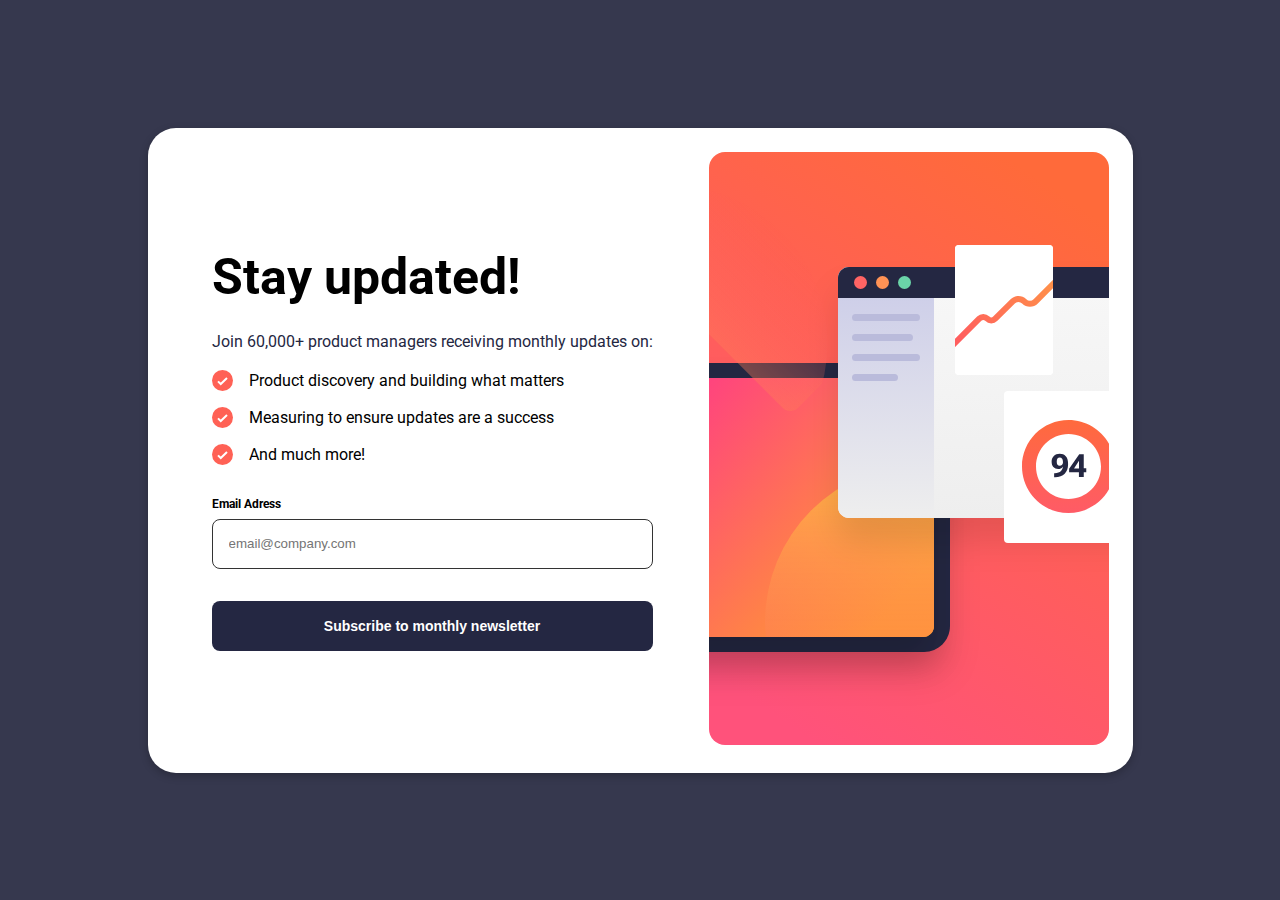
<file: index.html>
<!DOCTYPE html>
<html lang="en">

<head>
    <meta charset="UTF-8">
    <meta name="viewport" content="width=device-width, initial-scale=1.0">
    <title>Sign Up Form</title>
    <link rel="stylesheet" href="./styles/index-style.css">

</head>

<body>

    <div class="container">


        <section class="left-side">
            <div class="left-container">
                <h1 class="heading">Stay updated!</h1>
                <p>Join 60,000+ product managers receiving monthly updates on:</p>
                <ul>
                    <li><img src="./images/icon-list.svg"></i>Product discovery and building what matters</li>
                    <li><img src="./images/icon-list.svg"></i>Measuring to ensure updates are a success</li>
                    <li><img src="./images/icon-list.svg"></i>And much more!</li>
                </ul>

                <div class="form">
                    <form class="form-content" method="post">

                        <label for="email">Email Adress</label>
                        <span class="error" id="error">Valid e-mail required</span>
                        <input type="text" name="email" id="email" placeholder="email@company.com">
                    </form>

                    <button class="btn" onclick="getValidate()">Subscribe to monthly newsletter</button>
                </div>
            </div>
        </section class="right-side">

        <div class="image-container">
            <img id="image" src="./images/illustration-sign-up-desktop.svg" alt="">
        </div>
    </div>


    <script src="./script.js"></script>
</body>

</html>
</file>
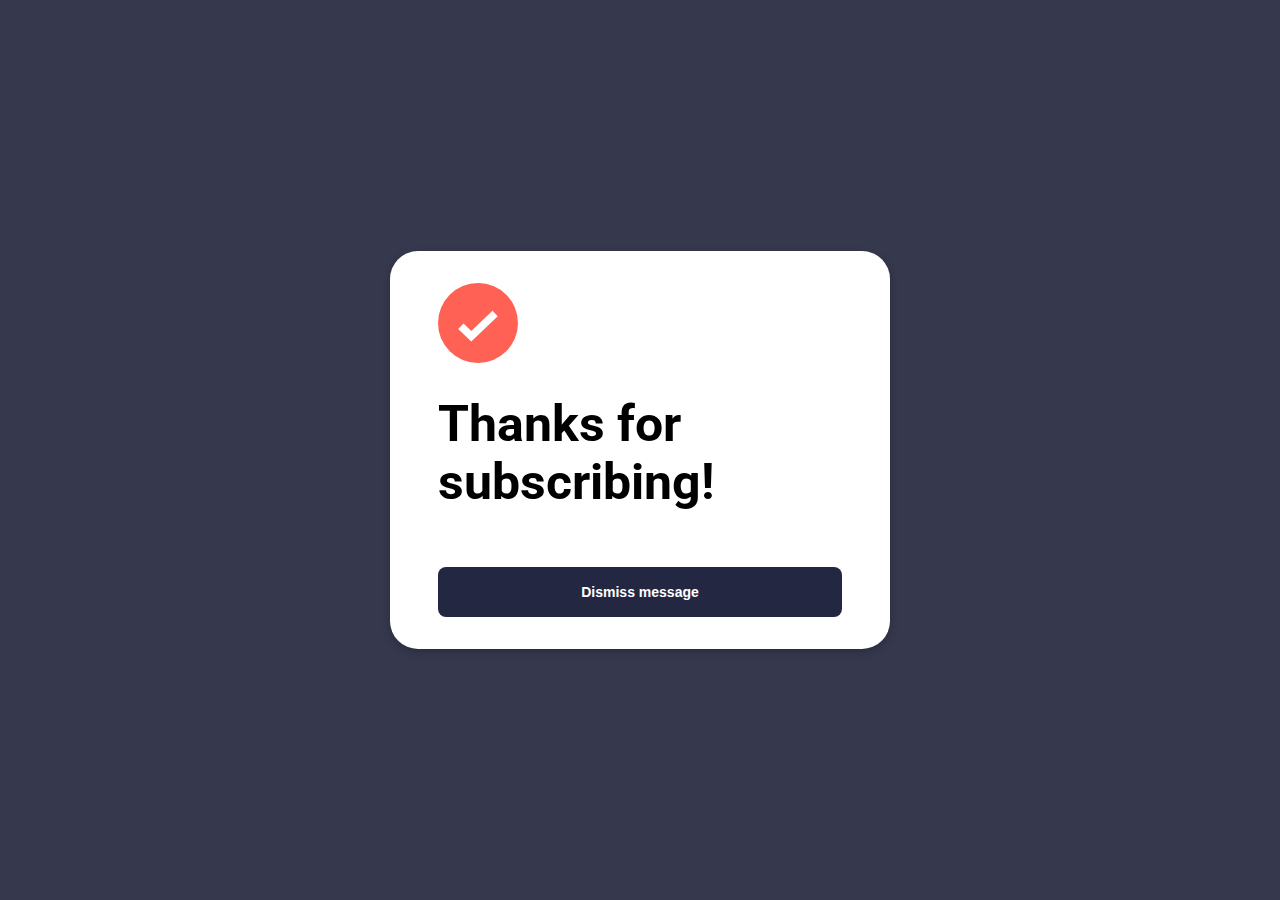
<file: success.html>
<!DOCTYPE html>
<html lang="en">

<head>
    <meta charset="UTF-8">
    <meta name="viewport" content="width=device-width, initial-scale=1.0">
    <title>Sign Up Form</title>
    <link rel="stylesheet" href="./styles/success.css">
</head>

<body>
    <div class="container">
        <img src="./images/icon-list.svg">
        <div class="content">
            <h1>Thanks for <br>subscribing!</h1>
            <p id="success-text"> </p>


        </div>
        <button class="btn" onclick="window.location.href='index.html'">Dismiss message</button>
    </div>


    <script src="./script.js"></script>
</body>

</html>
</file>
<file: styles/index-style.css>
@import url(./main.css);




/* Section Content */
.container .left-side {
    display: flex;
    flex-direction: column;
    margin-top: 2rem;
    padding: 3rem 1.5rem;
}


.left-container{
  
    padding: 0 1rem;
    
}

ul li {
 
    display: flex;
    align-items: center;
    margin-bottom: 1rem;
}

ul li img{
    margin-right: 1rem;
}

/* Form */

.form{
  
    display: flex;
    flex-direction: column;
    margin-top: 2rem;
}

.form .form-content{
    display: flex;
    flex-direction: column;
    position: relative;
  
}

.form label{
    font-weight: 700;
    font-size: 12px;
}

.form-content .error{
    color: hsl(4, 100%, 67%);
    position: absolute;
    right: 0;
    font-size: 13px;
    display: none;
}

.error.active{
    display: block;
}

.form input{
    height: 50px;
    border-radius: 8px;
    margin: .5rem 0 1rem 0;
    padding: 0 1rem;
    border: 1px solid #333;
}
/*  Mobile */
@media (max-width: 478px) {
    .container {
        width: 100%;
        display: flex;
        flex-direction: column;
        padding: 0;
        border-radius: 0;
    }

    .right-side {
        order: 1;
     
       
    }

 #image{
    background-size: contain;
    background-repeat: no-repeat;
    background-position: center;
    width: 100%;
    height: 100%;
    
 }
    .left-side{
        order: 2;
        margin: 0;
        padding: 0;

    }

    .container .left-container{
        margin: 0;
        padding: 0;

    }
}
</file>
<file: styles/success.css>
@import url(./main.css);

.container{
flex-direction: column;
width: 500px;
min-width: 200px;
padding: 2rem 3rem;
}

img{
    width: 80px;
    height: 80px;
}


@media (max-width: 478px){
    .container{
        width: 100%;
        height: 100%;
    }

    .btn{
        margin-top:auto ;
    }
}
</file>
